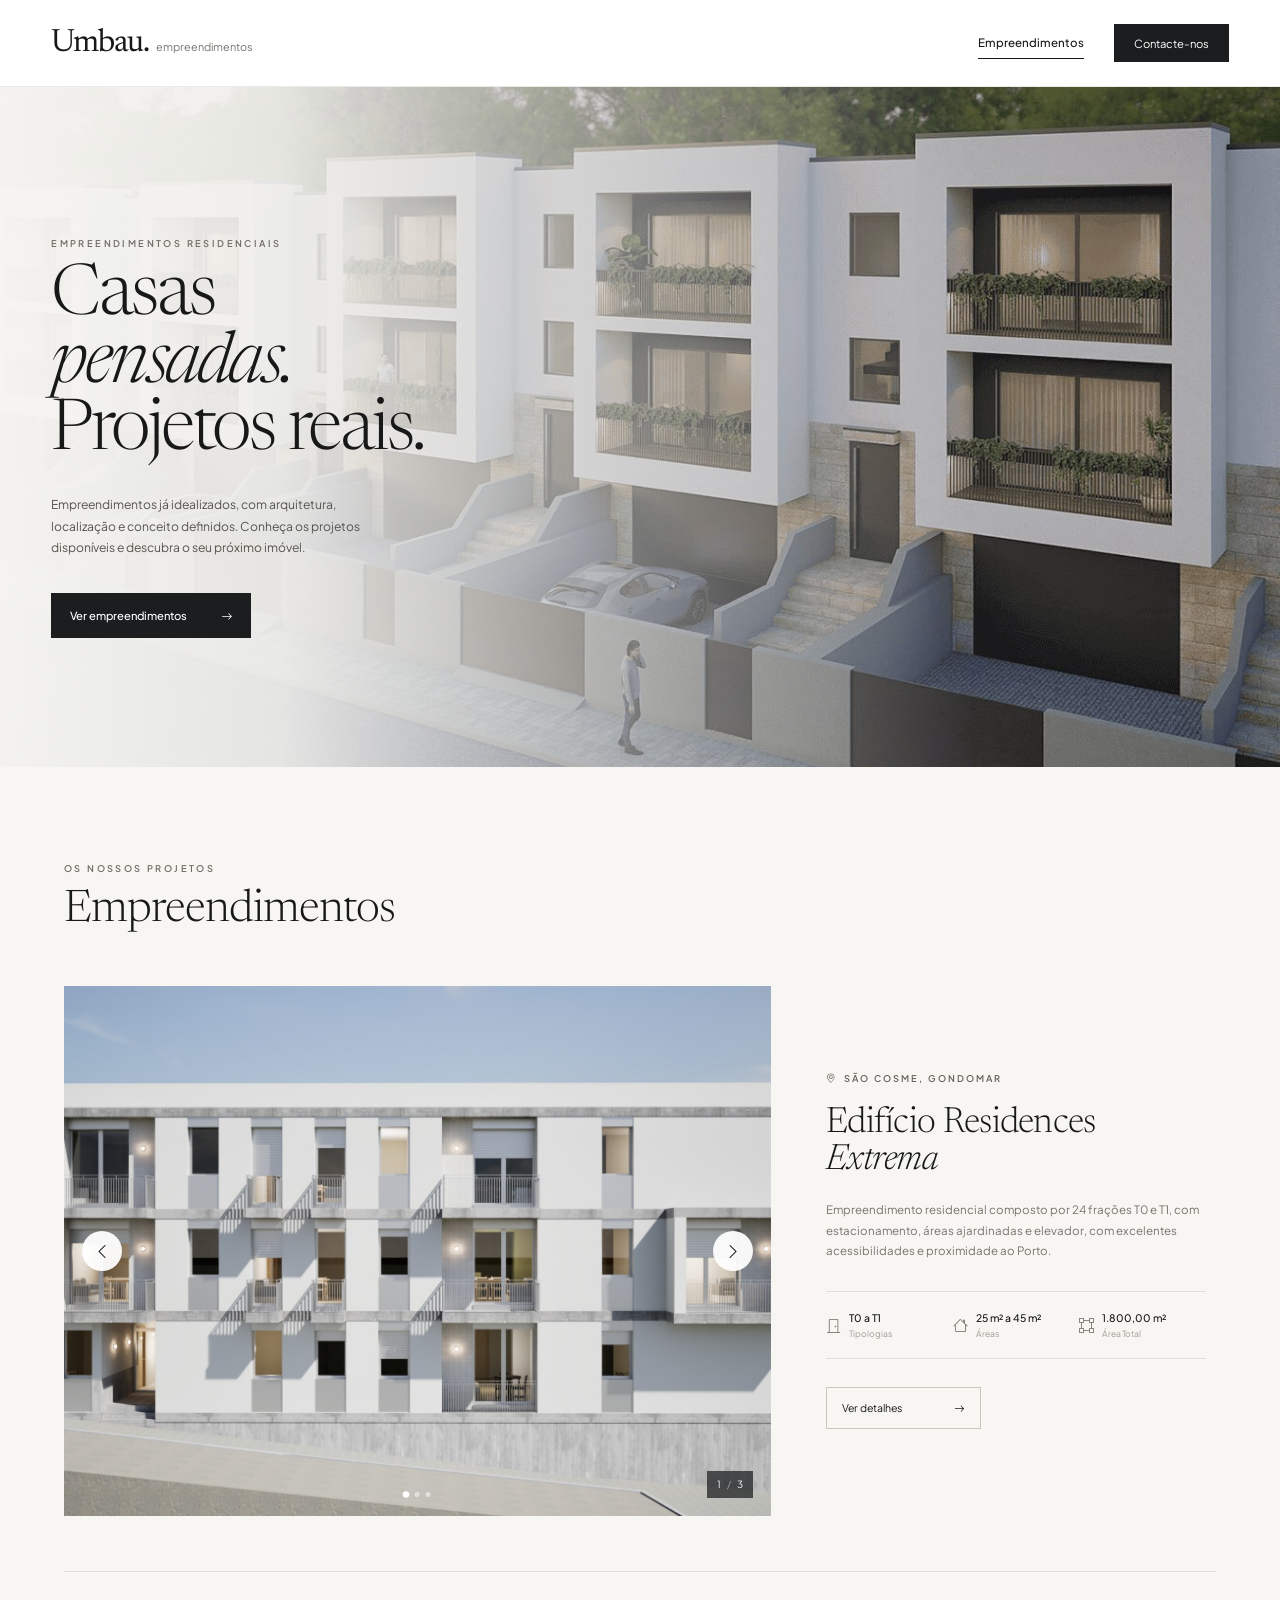
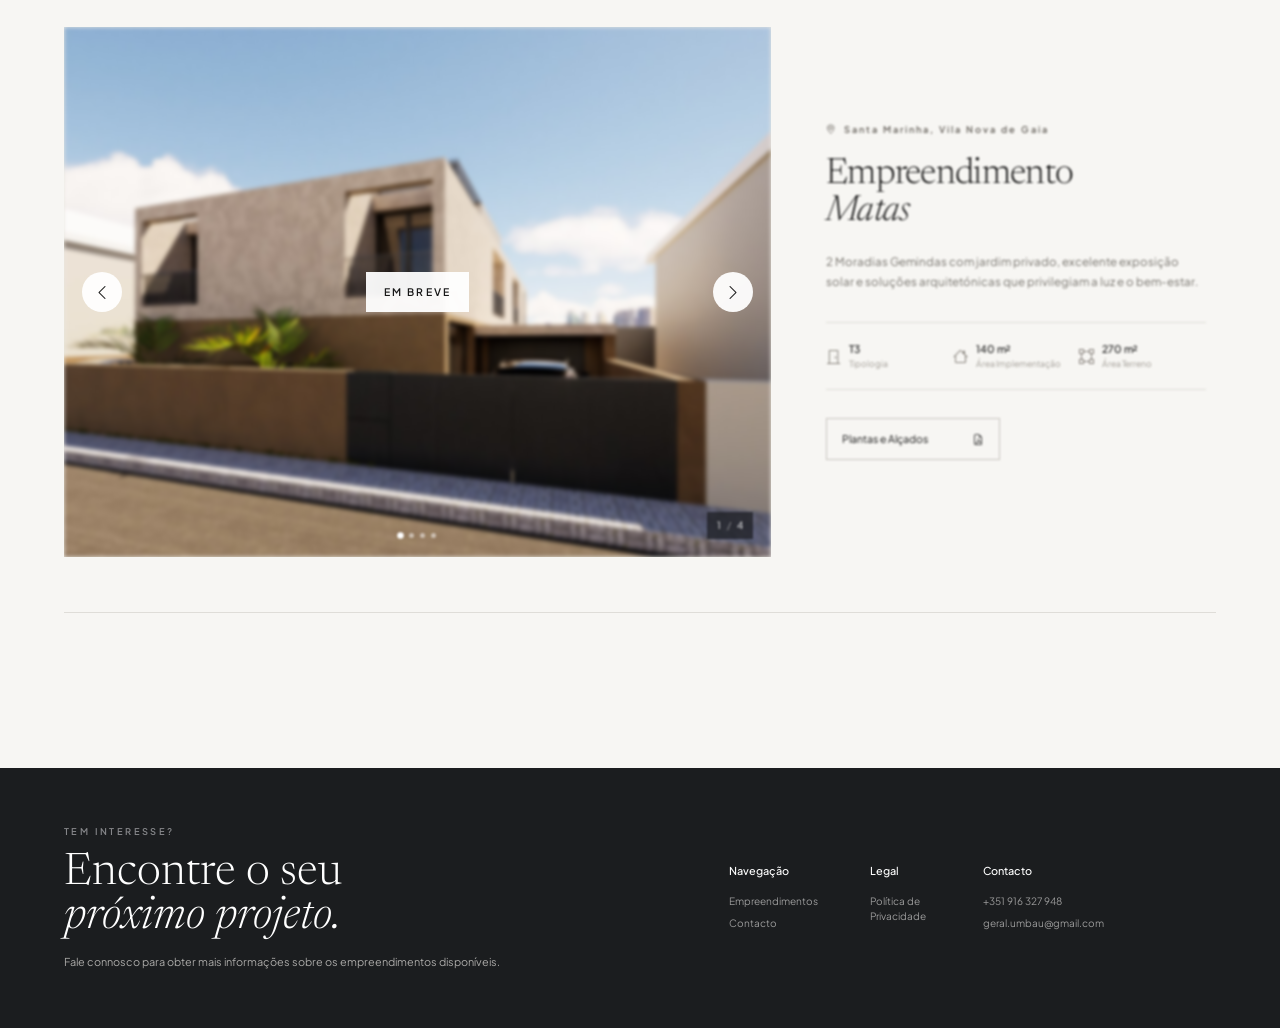
<file: index.html>
﻿
<!DOCTYPE html>
<html lang="pt-PT">

<head>

    <meta charset="UTF-8">

    <meta name="viewport"
          content="width=device-width, initial-scale=1.0">

    <title>Umbau | Empreendimentos</title>

    <meta name="description"
          content="Empreendimentos residenciais da Umbau. Projetos idealizados ao detalhe e pensados para ganhar vida.">

    <link rel="preconnect"
          href="https://fonts.googleapis.com">

    <link rel="preconnect"
          href="https://fonts.gstatic.com"
          crossorigin>

    <link href="https://fonts.googleapis.com/css2?family=Newsreader:opsz,wght@6..72,300;6..72,400;6..72,500&family=Plus+Jakarta+Sans:wght@300;400;500;600&display=swap"
          rel="stylesheet">

    <link rel="stylesheet"
          href="https://cdn.jsdelivr.net/npm/bootstrap-icons@1.11.3/font/bootstrap-icons.min.css">

    <link rel="stylesheet"
          href="style.css">

</head>


<body>

    <!-- =====================================================
         HEADER
    ====================================================== -->

    <header class="site-header">

        <div class="header-container">

            <a href="index.html"
               class="logo"
               aria-label="Umbau - página inicial">

                <span class="logo-main">
                    Umbau.
                </span>

                <span class="logo-sub">
                    empreendimentos
                </span>

            </a>


            <nav class="main-nav">

                <a href="#empreendimentos"
                   class="nav-link active">

                    Empreendimentos

                </a>


                <a href="contacto.html"
                   class="btn-header">

                    Contacte-nos

                </a>

            </nav>

        </div>

    </header>


    <!-- =====================================================
         CONTEÚDO PRINCIPAL
    ====================================================== -->

    <main>

        <!-- =================================================
             HERO
        ================================================== -->

        <section class="hero-section">

            <div class="hero-content">

                <div class="hero-image">

                    <img src="assets/HeroImage.jpg"
                         alt="Projeto residencial Umbau"
                         fetchpriority="high">

                </div>


                <div class="hero-overlay"></div>


                <div class="hero-text">

                    <span class="section-kicker hero-kicker">
                        EMPREENDIMENTOS RESIDENCIAIS
                    </span>


                    <h1 class="hero-title">
                        Casas<br>
                        <em>pensadas.</em><br>
                        Projetos reais.
                    </h1>


                    <p class="hero-description">
                        Empreendimentos já idealizados, com arquitetura, localização e conceito definidos.
                        Conheça os projetos disponíveis e descubra o seu próximo imóvel.
                    </p>


                    <a href="#empreendimentos"
                       class="btn-primary">

                        <span>
                            Ver empreendimentos
                        </span>

                        <i class="bi bi-arrow-right"></i>

                    </a>

                </div>

            </div>

        </section>


        <!-- =================================================
             EMPREENDIMENTOS
        ================================================== -->

        <section id="empreendimentos"
                 class="projects-section">

            <div class="section-container">

                <div class="section-heading">

                    <span class="section-kicker">
                        OS NOSSOS PROJETOS
                    </span>

                    <h2>
                        Empreendimentos
                    </h2>

                </div>


                <!-- =================================================
                     EMPREENDIMENTO 1
                ================================================== -->

                <article class="project-card">

                    <div class="project-gallery"
                         data-project-gallery>

                        <div class="project-gallery-track">

                            <div class="project-slide active">

                                <img src="assets/Extrema/FachadaPrincipal.jpg"
                                     alt="Edifício Residences Extrema - Fachada Principal"
                                     loading="lazy"
                                     decoding="async">

                            </div>


                            <div class="project-slide">

                                <img src="assets/Extrema/VistaNordeste.jpg"
                                     alt="Edifício Residences Extrema - Vista Nordeste"
                                     loading="lazy"
                                     decoding="async">

                            </div>


                            <div class="project-slide">

                                <img src="assets/Extrema/FachadaTraseirasNoite.jpg"
                                     alt="Edifício Residences Extrema - Fachada Traseira à Noite"
                                     loading="lazy"
                                     decoding="async">

                            </div>

                        </div>


                        <button class="project-gallery-arrow project-gallery-prev"
                                type="button"
                                aria-label="Imagem anterior">

                            <i class="bi bi-chevron-left"></i>

                        </button>


                        <button class="project-gallery-arrow project-gallery-next"
                                type="button"
                                aria-label="Imagem seguinte">

                            <i class="bi bi-chevron-right"></i>

                        </button>


                        <div class="project-gallery-counter"
                             aria-label="Contador de imagens">

                            <span class="project-current">
                                1
                            </span>

                            <span class="counter-separator">
                                /
                            </span>

                            <span class="project-total">
                                3
                            </span>

                        </div>


                        <div class="project-gallery-dots"
                             aria-label="Selecionar imagem">

                            <button class="gallery-dot active"
                                    type="button"
                                    aria-label="Imagem 1">
                            </button>

                            <button class="gallery-dot"
                                    type="button"
                                    aria-label="Imagem 2">
                            </button>

                            <button class="gallery-dot"
                                    type="button"
                                    aria-label="Imagem 3">
                            </button>

                        </div>

                    </div>


                    <div class="project-info">

                        <div class="location">

                            <i class="bi bi-geo-alt"></i>

                            <span>
                                SÃO COSME, GONDOMAR
                            </span>

                        </div>


                        <h3>
                            Edifício Residences
                            <span>
                                Extrema
                            </span>
                        </h3>


                        <p>
                            Empreendimento residencial composto por 24 frações T0 e T1,
                            com estacionamento, áreas ajardinadas e elevador, com excelentes
                            acessibilidades e proximidade ao Porto.
                        </p>


                        <div class="project-specs">

                            <div class="spec">

                                <i class="bi bi-door-closed"></i>

                                <div>

                                    <strong>
                                        T0 a T1
                                    </strong>

                                    <small>
                                        Tipologias
                                    </small>

                                </div>

                            </div>


                            <div class="spec">

                                <i class="bi bi-house"></i>

                                <div>

                                    <strong>
                                        25 m² a 45 m²
                                    </strong>

                                    <small>
                                        Áreas
                                    </small>

                                </div>

                            </div>


                            <div class="spec">

                                <i class="bi bi-bounding-box"></i>

                                <div>

                                    <strong>
                                        1.800,00 m²
                                    </strong>

                                    <small>
                                        Área Total
                                    </small>

                                </div>

                            </div>

                        </div>


                        <a href="detalhe.html"
                           class="project-link">

                            <span>
                                Ver detalhes
                            </span>

                            <i class="bi bi-arrow-right"></i>

                        </a>

                    </div>

                </article>


                <!-- =================================================
                     EMPREENDIMENTO 2
                ================================================== -->

                <article class="project-card project-card-coming-soon">

                    <div class="project-gallery-embreve"
                         data-project-gallery>

                        <div class="project-gallery-track">

                            <div class="project-slide active">
                                <img src="assets/Matas/frente.jpg"
                                     alt="Empreendimento residencial - Frente"
                                     loading="lazy"
                                     decoding="async">

                            </div>


                            <div class="project-slide">
                                <img src="assets/Matas/lateral.jpg"
                                     alt="Empreendimento residencial - Lateral"
                                     loading="lazy"
                                     decoding="async">

                            </div>


                            <div class="project-slide">
                                <img src="assets/Matas/traseiras.png"
                                     alt="Empreendimento residencial - Traseiras"
                                     loading="lazy"
                                     decoding="async">

                            </div>

                            <div class="project-slide">
                                <img src="assets/Matas/lateralcarro.jpg"
                                     alt="Empreendimento residencial - Lateral"
                                     loading="lazy"
                                     decoding="async">

                            </div>

                        </div>

                        <button class="project-gallery-arrow project-gallery-prev"
                                type="button"
                                aria-label="Imagem anterior">

                            <i class="bi bi-chevron-left"></i>

                        </button>

                        <button class="project-gallery-arrow project-gallery-next"
                                type="button"
                                aria-label="Imagem seguinte">

                            <i class="bi bi-chevron-right"></i>

                        </button>

                        <div class="project-gallery-counter">

                            <span class="project-current">
                                1
                            </span>

                            <span class="counter-separator">
                                /
                            </span>

                            <span class="project-total">
                                4
                            </span>

                        </div>


                        <div class="project-gallery-dots">

                            <button class="gallery-dot active"
                                    type="button"
                                    aria-label="Imagem 1">
                            </button>

                            <button class="gallery-dot"
                                    type="button"
                                    aria-label="Imagem 2">
                            </button>

                            <button class="gallery-dot"
                                    type="button"
                                    aria-label="Imagem 3">
                            </button>

                            <button class="gallery-dot"
                                    type="button"
                                    aria-label="Imagem 4">
                            </button>

                        </div>


                        <div class="coming-soon-overlay">

                            <span>
                                EM BREVE
                            </span>

                        </div>

                    </div>


                    <div class="project-info">

                        <div class="location">

                            <i class="bi bi-geo-alt"></i>

                            <span>
                                Santa Marinha, Vila Nova de Gaia
                            </span>

                        </div>


                        <h3>
                            Empreendimento
                            <span>
                                Matas
                            </span>
                        </h3>


                        <p>
                            2 Moradias Gemindas com jardim privado, excelente exposição solar
                            e soluções arquitetónicas que privilegiam a luz e o bem-estar.
                        </p>


                        <div class="project-specs">

                            <div class="spec">

                                <i class="bi bi-door-closed"></i>

                                <div>

                                    <strong>
                                        T3
                                    </strong>

                                    <small>
                                        Tipologia
                                    </small>

                                </div>

                            </div>


                            <div class="spec">

                                <i class="bi bi-house"></i>

                                <div>

                                    <strong>
                                        140 m²
                                    </strong>

                                    <small>                                     
                                        Área Implementação
                                    </small>

                                </div>

                            </div>


                            <div class="spec">

                                <i class="bi bi-bounding-box"></i>

                                <div>

                                    <strong>
                                        270 m²
                                    </strong>

                                    <small>
                                        Área Terreno
                                    </small>

                                </div>

                            </div>

                        </div>

                        <a href="assets/Matas/PDF_ARQ.pdf"
                           class="project-link"
                           target="_blank"
                           rel="noopener">

                            <span>
                                Plantas e Alçados
                            </span>

                            <i class="bi bi-file-earmark-pdf"></i>

                        </a>

                    </div>

                </article>

            </div>

        </section>


        <!-- =================================================
             CTA / FOOTER
        ================================================== -->

        <section class="cta-section">

            <div class="section-container cta-container">

                <div class="cta-content">

                    <span class="section-kicker cta-kicker">
                        TEM INTERESSE?
                    </span>

                    <h2>
                        Encontre o seu<br>
                        <em>próximo projeto.</em>
                    </h2>

                    <p>
                        Fale connosco para obter mais informações sobre os empreendimentos disponíveis.
                    </p>

                </div>


                <div class="footer-container">

                    <div class="footer-column">

                        <strong>
                            Navegação
                        </strong>

                        <a href="#empreendimentos">
                            Empreendimentos
                        </a>

                        <a href="contacto.html">
                            Contacto
                        </a>

                    </div>


                    <div class="footer-column">

                        <strong>
                            Legal
                        </strong>

                        <a href="assets/politica_privacidade_rgpd.pdf"
                           target="_blank">

                            Política de Privacidade

                        </a>

                    </div>


                    <div class="footer-column">

                        <strong>
                            Contacto
                        </strong>

                        <p>
                            +351 916 327 948
                        </p>

                        <p>
                            geral.umbau@gmail.com
                        </p>

                    </div>

                </div>

            </div>

        </section>

    </main>


    <script src="script.js"></script>

</body>

</html>
</file>
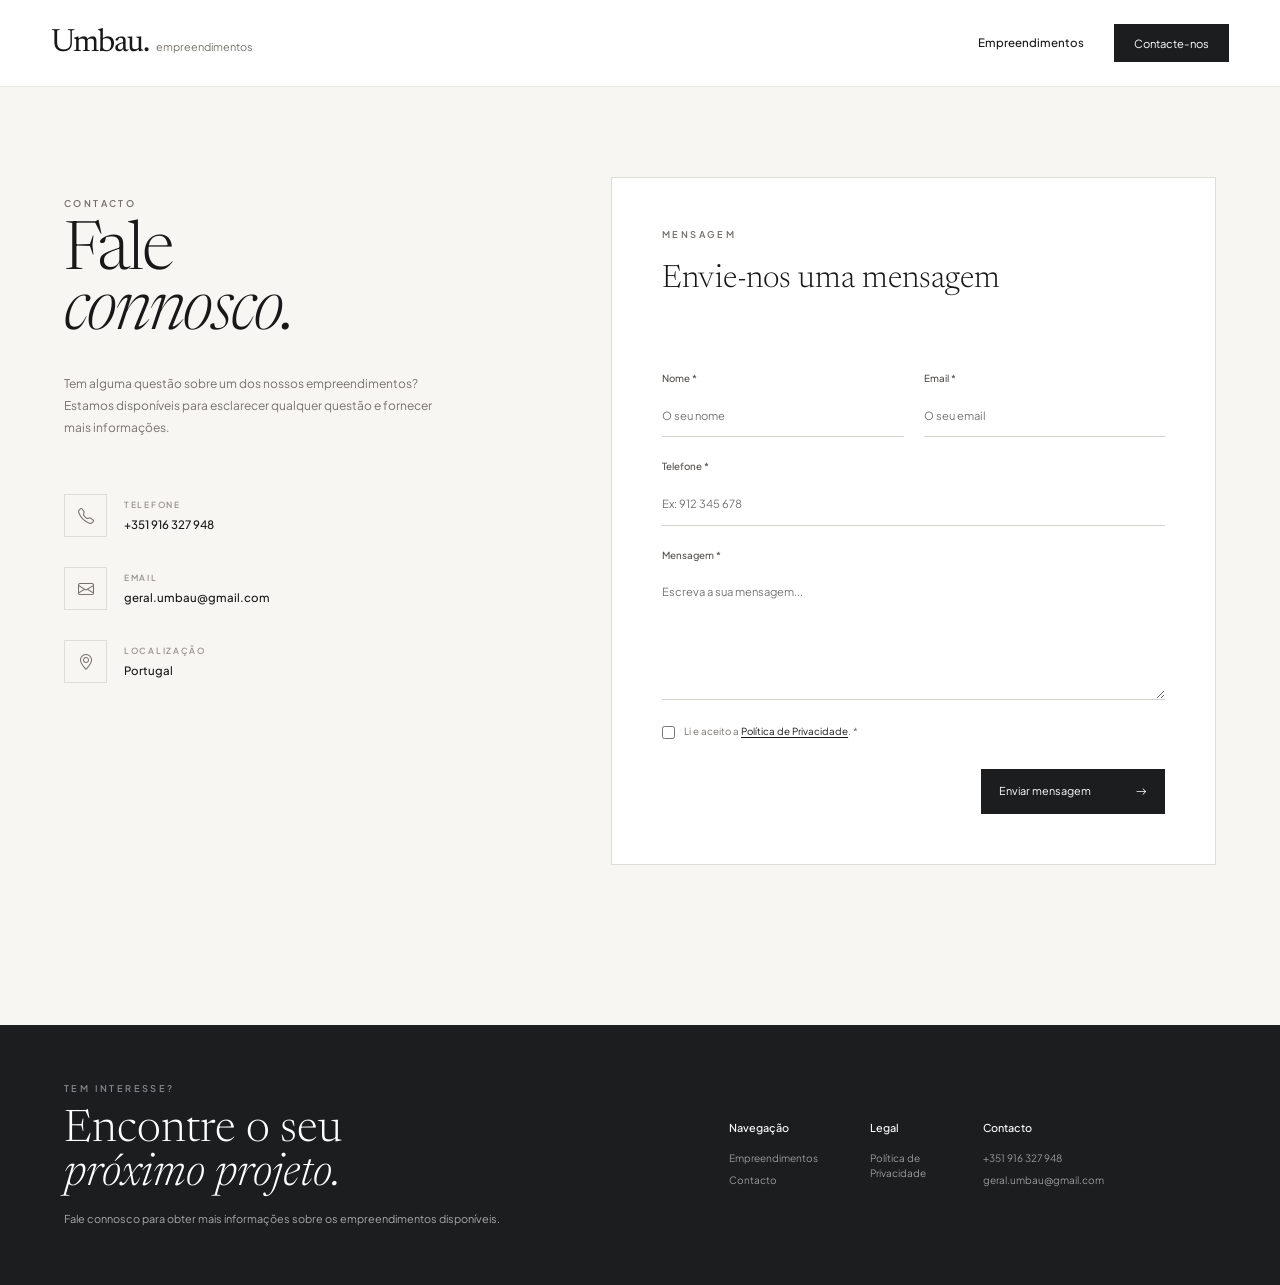
<file: contacto.html>
<!DOCTYPE html>
<html lang="pt-PT">

<head>

    <meta charset="UTF-8">

    <meta name="viewport"
          content="width=device-width, initial-scale=1.0">

    <title>Umbau | Contacte-nos</title>

    <meta name="description"
          content="Entre em contacto com a Umbau.">

    <link rel="preconnect"
          href="https://fonts.googleapis.com">

    <link rel="preconnect"
          href="https://fonts.gstatic.com"
          crossorigin>

    <link href="https://fonts.googleapis.com/css2?family=Newsreader:opsz,wght@6..72,300;6..72,400;6..72,500;6..72,600&family=Plus+Jakarta+Sans:wght@300;400;500;600&display=swap"
          rel="stylesheet">

    <link rel="stylesheet"
          href="https://cdn.jsdelivr.net/npm/bootstrap-icons@1.11.3/font/bootstrap-icons.min.css">

    <link rel="stylesheet"
          href="style.css">

</head>


<body>

    <header class="site-header">

        <div class="header-container">

            <a href="index.html"
               class="logo"
               aria-label="Umbau - página inicial">

                <span class="logo-main">
                    Umbau.
                </span>

                <span class="logo-sub">
                    empreendimentos
                </span>

            </a>


            <nav class="main-nav">

                <a href="index.html#empreendimentos"
                   class="nav-link">

                    Empreendimentos

                </a>

                <a href="contacto.html"
                   class="btn-header">

                    Contacte-nos

                </a>

            </nav>

        </div>

    </header>


    <main>

        <section class="contact-page">

            <div class="section-container contact-grid">

                <div class="contact-info">

                    <span class="section-kicker">
                        CONTACTO
                    </span>

                    <h1>
                        Fale<br>
                        <em>connosco.</em>
                    </h1>

                    <p class="contact-intro">
                        Tem alguma questão sobre um dos nossos empreendimentos?
                        Estamos disponíveis para esclarecer qualquer questão e fornecer mais informações.
                    </p>


                    <div class="contact-details">

                        <div class="contact-detail">

                            <div class="contact-icon">
                                <i class="bi bi-telephone"></i>
                            </div>

                            <div>

                                <span class="contact-label">
                                    TELEFONE
                                </span>

                                <h3>
                                    +351 916 327 948
                                </h3>

                            </div>

                        </div>


                        <div class="contact-detail">

                            <div class="contact-icon">
                                <i class="bi bi-envelope"></i>
                            </div>

                            <div>

                                <span class="contact-label">
                                    EMAIL
                                </span>

                                <h3>
                                    geral.umbau@gmail.com
                                </h3>

                            </div>

                        </div>


                        <div class="contact-detail">

                            <div class="contact-icon">
                                <i class="bi bi-geo-alt"></i>
                            </div>

                            <div>

                                <span class="contact-label">
                                    LOCALIZAÇÃO
                                </span>

                                <h3>
                                    Portugal
                                </h3>

                            </div>

                        </div>

                    </div>

                </div>


                <!-- =================================================
                     FORMULÁRIO
                ================================================== -->

                <div class="contact-form-container">

                    <div class="form-heading">

                        <span class="section-kicker">
                            MENSAGEM
                        </span>

                        <h2>
                            Envie-nos uma mensagem
                        </h2>

                    </div>


                    <form id="contact-form"
                          novalidate>

                        <div class="form-row">

                            <div class="form-group">

                                <label for="name">
                                    Nome *
                                </label>

                                <input type="text"
                                       id="name"
                                       name="name"
                                       placeholder="O seu nome"
                                       required>

                            </div>


                            <div class="form-group">

                                <label for="email">
                                    Email *
                                </label>

                                <input type="email"
                                       id="email"
                                       name="email"
                                       placeholder="O seu email"
                                       required>

                            </div>

                        </div>


                        <div class="form-group">

                            <label for="phone">
                                Telefone *
                            </label>

                            <input type="tel"
                                   id="phone"
                                   name="phone"
                                   placeholder="Ex: 912 345 678"
                                   required>

                        </div>


                        <div class="form-group">

                            <label for="message">
                                Mensagem *
                            </label>

                            <textarea id="message"
                                      name="message"
                                      placeholder="Escreva a sua mensagem..."
                                      required></textarea>

                        </div>


                        <div class="form-group form-consent">

                            <label for="privacy-consent">

                                <input type="checkbox"
                                       id="privacy-consent"
                                       name="privacyConsent"
                                       value="accepted"
                                       required>

                                <span>
                                    Li e aceito a <a href="assets/politica_privacidade_rgpd.pdf"
                                                     target="_blank"
                                                     rel="noopener noreferrer">Política de Privacidade</a>. *
                                </span>

                            </label>

                        </div>


                        <div class="form-actions">

                            <button type="submit"
                                    class="form-button">

                                <span>
                                    Enviar mensagem
                                </span>

                                <i class="bi bi-arrow-right"></i>

                            </button>

                        </div>

                    </form>

                </div>

            </div>

        </section>

    </main>


    <section class="cta-section">

        <div class="section-container cta-container">

            <div class="cta-content">

                <span class="section-kicker cta-kicker">
                    TEM INTERESSE?
                </span>

                <h2>
                    Encontre o seu<br>
                    <em>próximo projeto.</em>
                </h2>

                <p>
                    Fale connosco para obter mais informações sobre os empreendimentos disponíveis.
                </p>

            </div>


            <div class="footer-container">

                <div class="footer-column">

                    <strong>
                        Navegação
                    </strong>

                    <a href="index.html#empreendimentos">
                        Empreendimentos
                    </a>

                    <a href="contacto.html">
                        Contacto
                    </a>

                </div>


                <div class="footer-column">

                    <strong>
                        Legal
                    </strong>

                    <a href="assets/politica_privacidade_rgpd.pdf"
                       target="_blank">

                        Política de Privacidade

                    </a>

                </div>


                <div class="footer-column">

                    <strong>
                        Contacto
                    </strong>

                    <p>
                        +351 916 327 948
                    </p>

                    <p>
                        geral.umbau@gmail.com
                    </p>

                </div>

            </div>

        </div>

    </section>


    <script src="script.js"></script>

</body>

</html>
</file>
<file: style.css>
/* =========================================================
   SISTEMA VISUAL
========================================================= */

:root {
    --bg: #f7f6f3;
    --bg-soft: #efede9;
    --white: #ffffff;
    --dark: #1b1d1f;
    --dark-soft: #252729;
    --text: #181818;
    --muted: #77736d;
    --light-muted: #a09c95;
    --border: #dfddd8;
    --accent: #bda98e;
    --accent-soft: #d5c3aa;
    --serif: "Newsreader", Georgia, serif;
    --sans: "Plus Jakarta Sans", Arial, sans-serif;
}



/* =========================================================
   RESET
========================================================= */

* {
    box-sizing: border-box;
    margin: 0;
    padding: 0;
}

html {
    scroll-behavior: smooth;
}

body {
    margin: 0;
    background: var(--bg);
    color: var(--text);
    font-family: var(--sans);
    line-height: 1.5;
    -webkit-font-smoothing: antialiased;
}

    body.modal-open {
        overflow: hidden;
    }

img {
    display: block;
    width: 100%;
    height: 100%;
    object-fit: cover;
}

button,
input,
textarea {
    font: inherit;
}

button {
    cursor: pointer;
}

a {
    color: inherit;
    text-decoration: none;
}


/* =========================================================
   CONTAINERS
========================================================= */

.header-container {
    width: min(1320px, 92%);
    margin: 0 auto;
}

.section-container {
    width: min(1200px, 90%);
    margin: 0 auto;
}

.detail-container {
    width: min(1400px, 92%);
    margin: 0 auto;
}


/* =========================================================
   HEADER
========================================================= */

.site-header {
    position: relative;
    z-index: 50;
    background: var(--white);
    border-bottom: 1px solid #eceae6;
}

.header-container {
    min-height: 86px;
    display: flex;
    align-items: center;
    justify-content: space-between;
}

.logo {
    display: flex;
    align-items: baseline;
    gap: 7px;
}

.logo-main {
    font-family: var(--serif);
    font-size: 2rem;
    font-weight: 400;
    letter-spacing: -1px;
}

.logo-sub {
    color: var(--muted);
    font-size: 0.68rem;
}

.main-nav {
    display: flex;
    align-items: center;
    gap: 30px;
}

.nav-link {
    position: relative;
    padding: 7px 0;
    font-size: 0.72rem;
    font-weight: 500;
}

    .nav-link::after {
        content: "";
        position: absolute;
        left: 0;
        bottom: 0;
        width: 0;
        height: 1px;
        background: var(--text);
        transition: width 0.2s ease;
    }

    .nav-link:hover::after,
    .nav-link.active::after {
        width: 100%;
    }

.btn-header {
    padding: 11px 20px;
    background: var(--dark);
    color: var(--white);
    font-size: 0.7rem;
    transition: opacity 0.2s ease, transform 0.2s ease;
}

    .btn-header:hover {
        opacity: 0.88;
        transform: translateY(-1px);
    }


/* =========================================================
   ELEMENTOS GERAIS
========================================================= */

.section-kicker,
.kicker {
    display: block;
    margin-bottom: 13px;
    color: #716d67;
    font-size: 0.58rem;
    font-weight: 600;
    letter-spacing: 2.4px;
    text-transform: uppercase;
}

.btn-primary {
    display: inline-flex;
    align-items: center;
    justify-content: space-between;
    gap: 34px;
    padding: 14px 19px;
    border: 0;
    background: var(--dark);
    color: var(--white);
    font-size: 0.7rem;
    font-weight: 500;
    transition: opacity 0.2s ease, transform 0.2s ease;
}

    .btn-primary:hover {
        opacity: 0.88;
        transform: translateY(-1px);
    }


/* =========================================================
   HOMEPAGE — HERO
========================================================= */

.hero-section {
    background: var(--white);
}

.hero-content {
    position: relative;
    min-height: 680px;
    overflow: hidden;
}

.hero-image {
    position: absolute;
    inset: 0;
    z-index: 1;
}

    .hero-image img {
        object-position: center;
    }

.hero-overlay {
    position: absolute;
    inset: 0;
    z-index: 2;
    background: linear-gradient( 90deg, rgba(247, 246, 243, 0.98) 0%, rgba(247, 246, 243, 0.90) 22%, rgba(247, 246, 243, 0.48) 48%, rgba(247, 246, 243, 0.05) 76%, rgba(247, 246, 243, 0) 100% );
}

.hero-text {
    position: relative;
    z-index: 3;
    width: min(1320px, 92%);
    margin: 0 auto;
    padding-top: 150px;
}

.hero-title {
    margin-bottom: 27px;
    font-family: var(--serif);
    font-size: clamp(3.5rem, 5.5vw, 5.2rem);
    font-weight: 300;
    line-height: 0.96;
    letter-spacing: -2.5px;
}

.hero-description {
    max-width: 330px;
    margin-bottom: 34px;
    color: #57544f;
    font-size: 0.76rem;
    line-height: 1.8;
}


/* =========================================================
   HOMEPAGE — PROJETOS
========================================================= */

.projects-section {
    padding: 95px 0 105px;
    background: var(--bg);
}

.section-heading {
    margin-bottom: 52px;
}

    .section-heading h2 {
        font-family: var(--serif);
        font-size: 2.8rem;
        font-weight: 300;
        line-height: 1;
        letter-spacing: -1px;
    }

.project-card {
    display: grid;
    grid-template-columns: 1.45fr 0.8fr;
    gap: 55px;
    align-items: center;
    padding-bottom: 55px;
    margin-bottom: 55px;
    border-bottom: 1px solid var(--border);
}

    .project-card:last-child {
        margin-bottom: 0;
    }


/* =========================================================
   PROJETO — EM BREVE
========================================================= */

.project-card-coming-soon {
    position: relative;
}

    /* Imagens desfocadas */
    .project-card-coming-soon .project-gallery-track {
        filter: blur(2px);
    }

    /* Informação do projeto desfocada */
    .project-card-coming-soon .project-info {
        filter: blur(1px);
    }

    /* Contador e pontos também desfocados */
    .project-card-coming-soon .project-gallery-counter,
    .project-card-coming-soon .project-gallery-dots {
        filter: blur(1px);
    }


/* =========================================================
   EM BREVE — TEXTO
========================================================= */

.coming-soon-overlay {
    position: absolute;
    inset: 0;
    z-index: 20;
    display: flex;
    align-items: center;
    justify-content: center;
    pointer-events: none;
}

    /* Apenas EM BREVE fica completamente nítido */
    .coming-soon-overlay span {
        padding: 12px 18px;
        background: rgba(255, 255, 255, 0.94);
        color: var(--text);
        font-size: 0.65rem;
        font-weight: 600;
        letter-spacing: 2.2px;
    }


/* =========================================================
   HOMEPAGE — GALERIA
========================================================= */

.project-gallery,
.project-gallery-embreve {
    position: relative;
    height: 530px;
    overflow: hidden;
    background: #eae8e3;
}

.project-gallery-track {
    width: 100%;
    height: 100%;
}

.project-slide {
    position: absolute;
    inset: 0;
    opacity: 0;
    pointer-events: none;
    transition: opacity 0.55s ease;
}

    .project-slide.active {
        opacity: 1;
        pointer-events: auto;
    }

    .project-slide img {
        transition: transform 0.8s ease;
    }

.project-gallery:hover .project-slide.active img {
    transform: scale(1.02);
}


/* =========================================================
   GALERIA — SETAS
========================================================= */

.project-gallery-arrow {
    position: absolute;
    top: 50%;
    z-index: 5;
    width: 40px;
    height: 40px;
    display: flex;
    align-items: center;
    justify-content: center;
    border: 0;
    border-radius: 50%;
    background: rgba(255, 255, 255, 0.94);
    color: var(--text);
    transform: translateY(-50%);
    transition: background 0.2s ease, transform 0.2s ease;
}

    .project-gallery-arrow:hover {
        background: white;
        transform: translateY(-50%) scale(1.05);
    }

.project-gallery-prev {
    left: 18px;
}

.project-gallery-next {
    right: 18px;
}


/* =========================================================
   GALERIA — CONTADOR
========================================================= */

.project-gallery-counter {
    position: absolute;
    right: 18px;
    bottom: 18px;
    z-index: 5;
    padding: 6px 10px;
    background: rgba(27, 29, 31, 0.72);
    color: white;
    font-size: 0.62rem;
}

.counter-separator {
    margin: 0 4px;
    opacity: 0.5;
}


/* =========================================================
   GALERIA — DOTS
========================================================= */

.project-gallery-dots {
    position: absolute;
    left: 50%;
    bottom: 19px;
    z-index: 5;
    display: flex;
    gap: 6px;
    transform: translateX(-50%);
}

.gallery-dot {
    width: 5px;
    height: 5px;
    padding: 0;
    border: 0;
    border-radius: 50%;
    background: rgba(255, 255, 255, 0.5);
}

    .gallery-dot.active {
        background: white;
        transform: scale(1.3);
    }


/* =========================================================
   HOMEPAGE — INFORMAÇÃO DOS PROJETOS
========================================================= */

.project-info {
    padding-right: 10px;
}

.location {
    display: flex;
    align-items: center;
    gap: 7px;
    margin-bottom: 20px;
    color: #66615b;
    font-size: 0.58rem;
    font-weight: 600;
    letter-spacing: 2px;
}

.project-info h3 {
    margin-bottom: 21px;
    font-family: var(--serif);
    font-size: 2.25rem;
    font-weight: 300;
    line-height: 1.02;
    letter-spacing: -0.7px;
}

    .project-info h3 span {
        display: block;
        font-style: italic;
    }

.project-info > p {
    margin-bottom: 30px;
    color: var(--muted);
    font-size: 0.72rem;
    line-height: 1.75;
}

.project-specs {
    display: grid;
    grid-template-columns: repeat(3, 1fr);
    padding: 18px 0;
    margin-bottom: 28px;
    border-top: 1px solid var(--border);
    border-bottom: 1px solid var(--border);
}

.spec {
    display: flex;
    align-items: center;
    gap: 8px;
}

    .spec i {
        color: #88837c;
        font-size: 0.95rem;
    }

    .spec strong {
        display: block;
        font-size: 0.65rem;
        font-weight: 500;
    }

    .spec small {
        display: block;
        margin-top: 2px;
        color: var(--light-muted);
        font-size: 0.54rem;
    }

.project-link {
    display: inline-flex;
    align-items: center;
    justify-content: space-between;
    gap: 45px;
    min-width: 155px;
    padding: 12px 15px;
    border: 1px solid #c9c5bf;
    font-size: 0.66rem;
    transition: background 0.2s ease, border-color 0.2s ease, transform 0.2s ease;
}

    .project-link:hover {
        background: #efede9;
        border-color: #aaa59e;
        transform: translateX(2px);
    }


/* =========================================================
   HOMEPAGE — VALORES
========================================================= */

.features-section {
    padding: 90px 0;
    background: var(--bg-soft);
    border-top: 1px solid var(--border);
}

.features-intro {
    margin-bottom: 60px;
}

    .features-intro h2 {
        font-family: var(--serif);
        font-size: 2.7rem;
        font-weight: 300;
        line-height: 1;
        letter-spacing: -1px;
    }

.features-grid {
    display: grid;
    grid-template-columns: repeat(3, 1fr);
}

.feature {
    padding: 0 50px;
    text-align: center;
    border-right: 1px solid #d8d4ce;
}

    .feature:first-child {
        padding-left: 0;
    }

    .feature:last-child {
        padding-right: 0;
        border-right: none;
    }

.feature-number {
    margin-bottom: 20px;
    color: var(--light-muted);
    font-size: 0.58rem;
    letter-spacing: 2px;
}

.feature > i {
    display: block;
    margin-bottom: 16px;
    color: #77726b;
    font-size: 1.35rem;
}

.feature h3 {
    margin-bottom: 9px;
    font-family: var(--serif);
    font-size: 1.25rem;
    font-weight: 400;
}

.feature p {
    max-width: 230px;
    margin: 0 auto;
    color: var(--muted);
    font-size: 0.66rem;
    line-height: 1.65;
}


/* =========================================================
   CTA GERAL
========================================================= */

.cta-section {
    padding: 40px 0;
    background: var(--dark);
    color: var(--white);
    margin: 50px 0 0 0;
}

.cta-container {
    display: grid;
    grid-template-columns: 1.2fr 1fr;
    align-items: center;
    gap: 80px;
}

.cta-kicker {
    color: #858689;
}

.cta-container h2 {
    margin-bottom: 14px;
    font-family: var(--serif);
    font-size: 2.8rem;
    font-weight: 300;
    line-height: 0.98;
}

    .cta-container h2 em {
        font-style: italic;
    }

.cta-container p {
    color: #aaa9a7;
    font-size: 0.68rem;
}

.cta-button {
    display: inline-flex;
    align-items: center;
    justify-content: space-between;
    gap: 60px;
    min-width: 185px;
    padding: 14px 18px;
    border: 1px solid #5d5e60;
    font-size: 0.68rem;
    transition: border-color 0.2s ease, transform 0.2s ease;
}

    .cta-button:hover {
        border-color: #999;
        transform: translateX(2px);
    }


/* =========================================================
   FOOTER
========================================================= */

.site-footer {
    background: var(--dark);
    color: var(--white);
}

.footer-container {
    display: grid;
    grid-template-columns: 1.4fr 1fr 1fr 1fr;
    gap: 40px;
    padding: 55px 0 50px;
}

.footer-brand span {
    font-family: var(--serif);
    font-size: 1.7rem;
}

.footer-brand p {
    margin-top: 5px;
    color: #888;
    font-size: 0.65rem;
}

.footer-column strong {
    display: block;
    margin-bottom: 15px;
    font-size: 0.68rem;
    font-weight: 500;
}

.footer-column a,
.footer-column p {
    display: block;
    margin-bottom: 7px;
    color: #999;
    font-size: 0.63rem;
}

    .footer-column a:hover {
        color: white;
    }

.footer-bottom {
    padding: 18px 0;
    border-top: 1px solid rgba(255, 255, 255, 0.08);
    color: #666;
    font-size: 0.58rem;
}


/* =========================================================
   CONTACTO
========================================================= */

.contact-page {
    min-height: 680px;
    padding: 90px 0 110px;
}

.contact-grid {
    display: grid;
    grid-template-columns: 0.85fr 1.15fr;
    gap: 100px;
    align-items: start;
}

.contact-info {
    padding-top: 20px;
}

    .contact-info h1 {
        margin-bottom: 28px;
        font-family: var(--serif);
        font-size: 4.2rem;
        font-weight: 300;
        line-height: 0.9;
        letter-spacing: -2px;
    }

        .contact-info h1 em {
            font-style: italic;
        }

.contact-intro {
    max-width: 390px;
    margin-bottom: 55px;
    color: var(--muted);
    font-size: 0.75rem;
    line-height: 1.85;
}

.contact-details {
    display: flex;
    flex-direction: column;
    gap: 30px;
}

.contact-detail {
    display: flex;
    align-items: center;
    gap: 17px;
}

.contact-icon {
    width: 43px;
    height: 43px;
    display: flex;
    align-items: center;
    justify-content: center;
    border: 1px solid var(--border);
    color: #77726b;
}

.contact-label {
    display: block;
    margin-bottom: 4px;
    color: #99948d;
    font-size: 0.53rem;
    font-weight: 600;
    letter-spacing: 1.7px;
}

.contact-detail h3 {
    font-size: 0.72rem;
    font-weight: 500;
}


/* =========================================================
   CONTACTO — FORM
========================================================= */

.contact-form-container {
    padding: 50px;
    background: white;
    border: 1px solid var(--border);
}

.form-heading {
    padding-bottom: 28px;
    margin-bottom: 30px;
}

    .form-heading h2 {
        margin-bottom: 10px;
        font-family: var(--serif);
        font-size: 2rem;
        font-weight: 300;
    }

    .form-heading p {
        color: var(--muted);
        font-size: 0.67rem;
    }

.form-row {
    display: grid;
    grid-template-columns: 1fr 1fr;
    gap: 20px;
}

.form-group {
    margin-bottom: 22px;
}

    .form-group label {
        display: block;
        margin-bottom: 8px;
        color: #55514c;
        font-size: 0.61rem;
        font-weight: 500;
    }

    .form-group input,
    .form-group textarea {
        width: 100%;
        padding: 13px 0;
        border: 0;
        border-bottom: 1px solid #d5d2cc;
        outline: none;
        background: transparent;
        color: var(--text);
        font-size: 0.7rem;
        resize: vertical;
    }

        .form-group input:focus,
        .form-group textarea:focus {
            border-color: var(--text);
        }

    .form-group textarea {
        min-height: 130px;
    }

.form-button {
    display: inline-flex;
    align-items: center;
    justify-content: space-between;
    gap: 45px;
    min-width: 180px;
    padding: 14px 18px;
    border: 0;
    background: var(--dark);
    color: white;
    font-size: 0.68rem;
}


/* =========================================================
   DETALHE — INTRO
========================================================= */

.detail-page {
    padding: 30px 0 5px;
}

.detail-back {
    display: inline-flex;
    align-items: center;
    gap: 8px;
    margin-bottom: 25px;
    color: #585550;
    font-size: 0.7rem;
}

    .detail-back:hover {
        color: var(--text);
    }

.detail-heading {
    display: flex;
    align-items: flex-end;
    justify-content: space-between;
    gap: 40px;
    margin-bottom: 27px;
}

    .detail-heading h1 {
        font-family: var(--serif);
        font-size: clamp(2.7rem, 4vw, 4rem);
        font-weight: 300;
        line-height: 0.95;
        letter-spacing: -1.7px;
    }

.detail-price {
    color: var(--muted);
    font-family: var(--serif);
    font-size: 1.75rem;
    font-weight: 300;
    white-space: nowrap;
}


/* =========================================================
   DETALHE — GALERIA
========================================================= */

.detail-gallery {
    display: grid;
    grid-template-columns: 1.7fr 1fr;
    gap: 8px;
    height: 520px;
}

    .detail-gallery button {
        padding: 0;
        border: 0;
        background: none;
    }

.detail-gallery-main,
.detail-gallery-small {
    position: relative;
    overflow: hidden;
    border-radius: 3px;
    background: #e4e2dc;
}

    .detail-gallery-main img,
    .detail-gallery-small img {
        width: 100%;
        height: 100%;
        object-fit: cover;
        transition: transform 0.45s ease;
    }

    .detail-gallery-main:hover img,
    .detail-gallery-small:hover img {
        transform: scale(1.018);
    }

.detail-gallery-side {
    display: grid;
    grid-template-rows: 1fr 1fr;
    gap: 8px;
    min-height: 0;
}

.detail-gallery-hint {
    position: absolute;
    left: 18px;
    bottom: 18px;
    z-index: 5;
    display: inline-flex;
    align-items: center;
    gap: 7px;
    padding: 8px 12px;
    background: rgba(0, 0, 0, 0.55);
    color: #fff;
    font-size: 0.72rem;
    font-weight: 500;
    letter-spacing: 0.02em;
    border-radius: 2px;
    pointer-events: none;
}

    .detail-gallery-hint i {
        font-size: 0.8rem;
    }


/* =========================================================
   DETALHE — RESUMO
========================================================= */

.detail-overview {
    display: grid;
    grid-template-columns: repeat(4, 1fr) 1.15fr;
    margin: 20px 0 28px;
    background: #efede9;
}

.overview-item {
    min-height: 92px;
    display: flex;
    align-items: center;
    gap: 15px;
    padding: 18px 26px;
    border-right: 1px solid #dad6cf;
}

    .overview-item > i {
        flex-shrink: 0;
        color: var(--accent);
        font-size: 1.45rem;
    }

.overview-label {
    display: block;
    margin-bottom: 2px;
    color: var(--muted);
    font-size: 0.58rem;
}

.overview-value {
    display: block;
    font-size: 0.72rem;
    font-weight: 500;
}

.overview-contact {
    display: flex;
    align-items: center;
    justify-content: space-between;
    gap: 25px;
    margin: 16px;
    padding: 0 22px;
    background: var(--accent-soft);
    font-size: 0.7rem;
    transition: background 0.2s ease, transform 0.2s ease;
}

    .overview-contact:hover {
        background: var(--accent);
        transform: translateX(2px);
    }


/* =========================================================
   DETALHE — CONTEÚDO
========================================================= */

.detail-content {
    display: grid;
    grid-template-columns: 1.6fr 0.95fr;
    gap: 55px;
    align-items: start;
}

.detail-section-title {
    margin-bottom: 20px;
    font-family: var(--serif);
    font-size: 1.9rem;
    font-weight: 300;
    line-height: 1;
}

.detail-description {
    padding-right: 25px;
}

    .detail-description p {
        max-width: 760px;
        margin-bottom: 14px;
        color: #625f59;
        font-size: 0.73rem;
        line-height: 1.8;
    }

.description-more {
    margin-top: 24px;
}

    .description-more summary {
        display: inline-flex;
        align-items: center;
        gap: 8px;
        list-style: none;
        font-size: 0.7rem;
        font-weight: 500;
        cursor: pointer;
    }

        .description-more summary::-webkit-details-marker {
            display: none;
        }

        .description-more summary::after {
            content: "⌄";
            font-size: 0.9rem;
        }

    .description-more[open] summary::after {
        content: "⌃";
    }

.detail-spec-list {
    max-width: 650px;
    margin-top: 24px;
    border-top: 1px solid var(--border);
}

.detail-spec-row {
    display: flex;
    align-items: center;
    justify-content: space-between;
    gap: 20px;
    padding: 12px 0;
    border-bottom: 1px solid var(--border);
    font-size: 0.66rem;
}

    .detail-spec-row span {
        color: var(--muted);
    }

    .detail-spec-row strong {
        font-weight: 500;
    }


/* =========================================================
   DETALHE — LOCALIZAÇÃO
========================================================= */

.detail-location {
    padding-left: 35px;
    border-left: 1px solid var(--border);
}


/* MAPA NORMAL */

.detail-map {
    position: relative;
    height: 285px;
    overflow: hidden;
    background: #e5e4df;
}

#project-map {
    width: 100%;
    height: 100%;
}


/* BOTÃO ABRIR MAPA */

.map-expand-button {
    position: absolute;
    top: 14px;
    right: 14px;
    z-index: 500;
    display: inline-flex;
    align-items: center;
    gap: 8px;
    padding: 9px 12px;
    border: 0;
    border-radius: 2px;
    background: rgba(255, 255, 255, 0.95);
    color: var(--text);
    font-size: 0.62rem;
    font-weight: 500;
    box-shadow: 0 2px 8px rgba(0, 0, 0, 0.12);
    transition: background 0.2s ease, transform 0.2s ease;
}

    .map-expand-button:hover {
        background: white;
        transform: translateY(-1px);
    }

/* =========================================================
   DETALHE — CONTACTO JUNTO À DOCUMENTAÇÃO
========================================================= */

.documents-grid .cta-button {
    display: flex;
    align-items: center;
    justify-content: space-between;
    min-height: 82px;
    min-width: 0;
    padding: 18px 22px;
    border: 1px solid var(--border);
    background: transparent;
    color: var(--text);
    font-size: 0.7rem;
    font-weight: 500;
    gap: 25px;
    transition: background 0.2s ease, border-color 0.2s ease;
}

    .documents-grid .cta-button:hover {
        background: #efede9;
        border-color: #c5c0b8;
        transform: none;
    }

    .documents-grid .cta-button i {
        font-size: 0.8rem;
        color: var(--muted);
    }

/* =========================================================
   MAPA EM GRANDE
========================================================= */

/* =========================================================
   MAPA EXPANDIDO
========================================================= */

.detail-map.map-expanded {
    position: fixed;
    top: 50%;
    left: 50%;
    width: 80vw;
    height: 80vh;
    transform: translate(-50%, -50%);
    z-index: 1000;
    background: #fff;
    box-shadow: 0 20px 60px rgba(0, 0, 0, 0.18);
}

    .detail-map.map-expanded #project-map {
        width: 100%;
        height: 100%;
    }

    /* Botão mantém-se no canto superior direito */
    .detail-map.map-expanded .map-expand-button {
        top: 14px;
        right: 14px;
        bottom: auto;
        z-index: 1001;
    }

/* Fundo ligeiramente escurecido atrás do mapa */
body.map-open::before {
    content: "";
    position: fixed;
    inset: 0;
    background: rgba(20, 25, 30, 0.35);
    z-index: 999;
}

/* Impede scroll enquanto o mapa está aberto */
body.map-open {
    overflow: hidden;
}

/* ENDEREÇO / GOOGLE MAPS */

.detail-address {
    display: flex;
    align-items: flex-start;
    gap: 10px;
    margin-top: 15px;
    color: var(--muted);
    font-size: 0.65rem;
    transition: color 0.2s ease;
}

    .detail-address > i:first-child {
        color: var(--accent);
    }

    .detail-address strong {
        display: block;
        color: var(--text);
        font-weight: 500;
    }

    .detail-address span {
        display: block;
        margin-top: 3px;
        color: var(--muted);
    }

    .detail-address:hover strong {
        text-decoration: underline;
    }

.location-points {
    margin-top: 10px;
}


/* =========================================================
   MAPA — PINS
========================================================= */

.project-map-marker,
.location-map-marker {
    background: none;
    border: 0;
}

.project-pin {
    width: 34px;
    height: 35px;
    position: relative;
    background: var(--dark);
    border-radius: 50% 50% 50% 0;
    transform: rotate(-45deg);
    box-shadow: 0 3px 8px rgba(0, 0, 0, 0.22);
}

.project-pin-dot {
    position: absolute;
    width: 10px;
    height: 10px;
    top: 12px;
    left: 12px;
    background: var(--accent-soft);
    border-radius: 50%;
}

.location-pin {
    width: 24px;
    height: 25px;
    position: relative;
    background: var(--accent);
    border-radius: 50% 50% 50% 0;
    transform: rotate(-45deg);
    box-shadow: 0 2px 5px rgba(0, 0, 0, 0.18);
}

.location-pin-dot {
    position: absolute;
    width: 7px;
    height: 7px;
    top: 9px;
    left: 9px;
    background: var(--white);
    border-radius: 50%;
}


/* =========================================================
   MAPA — LIMPEZA
========================================================= */

.leaflet-control-attribution {
    background: rgba(255, 255, 255, 0.72) !important;
    padding: 3px 7px !important;
    font-size: 9px !important;
    color: #777 !important;
}

    .leaflet-control-attribution a {
        color: #666 !important;
    }


/* =========================================================
   MAPA / LIGHTBOX — Z-INDEX
========================================================= */

/*
   O Leaflet usa z-index elevado nos controlos.
   O modal tem de ficar acima deles.
*/

.leaflet-pane,
.leaflet-control-container {
    z-index: 1;
}

.image-modal {
    z-index: 99999 !important;
}

/* =========================================================
   DETALHE — DOCUMENTOS
========================================================= */
.documents-section {
    margin-top: 40px;
    padding-top: 40px;
    border-top: 1px solid var(--border);
}

.documents-heading {
    display: flex;
    align-items: flex-end;
    justify-content: space-between;
    gap: 40px;
    margin-bottom: 30px;
}

    .documents-heading > div {
        max-width: 760px;
    }

    .documents-heading h2 {
        margin-bottom: 8px;
        font-family: var(--serif);
        font-size: 2rem;
        font-weight: 300;
    }

    .documents-heading p {
        max-width: 520px;
        margin-top: 12px;
        color: var(--muted);
        font-size: 0.7rem;
        line-height: 1.7;
    }

.documents-grid {
    display: grid;
    grid-template-columns: 1fr 1fr;
    gap: 14px;
}

.document-button {
    display: flex;
    align-items: center;
    justify-content: space-between;
    gap: 25px;
    min-height: 82px;
    padding: 18px 22px;
    border: 1px solid var(--border);
    background: transparent;
    transition: background 0.2s ease, border-color 0.2s ease;
}

    .document-button:hover {
        background: #efede9;
        border-color: #c5c0b8;
    }

.document-left {
    display: flex;
    align-items: center;
    gap: 14px;
}

.document-icon {
    width: 38px;
    height: 38px;
    display: flex;
    align-items: center;
    justify-content: center;
    background: #efede9;
    color: #877967;
    font-size: 1rem;
}

.document-button strong {
    display: block;
    margin-bottom: 2px;
    font-size: 0.7rem;
    font-weight: 500;
}

.document-button small {
    display: block;
    color: var(--muted);
    font-size: 0.56rem;
}


/* =========================================================
   DETALHE — CTA
========================================================= */

.detail-cta {
    margin-top: 80px;
    padding: 65px 0;
    background: var(--dark);
    color: white;
}

.detail-cta-inner {
    display: flex;
    align-items: center;
    justify-content: space-between;
    gap: 40px;
}

.detail-cta h2 {
    margin-bottom: 8px;
    font-family: var(--serif);
    font-size: 2.25rem;
    font-weight: 300;
}

.detail-cta p {
    color: #999;
    font-size: 0.67rem;
}


/* =========================================================
   LIGHTBOX
========================================================= */

.image-modal {
    position: fixed;
    inset: 0;
    display: flex;
    flex-direction: column;
    background: #182537;
    opacity: 0;
    visibility: hidden;
    pointer-events: none;
    transition: opacity 0.2s ease, visibility 0.2s ease;
}

    .image-modal.active {
        opacity: 1;
        visibility: visible;
        pointer-events: auto;
    }

.modal-topbar {
    min-height: 68px;
    display: grid;
    grid-template-columns: 1fr auto 1fr;
    align-items: center;
    padding: 0 22px;
    color: white;
}

.modal-close {
    width: 42px;
    height: 42px;
    display: flex;
    align-items: center;
    justify-content: center;
    padding: 0;
    border: 0;
    border-radius: 50%;
    background: rgba(255, 255, 255, 0.28);
    color: white;
    font-size: 1rem;
    line-height: 1;
}

    .modal-close i {
        display: block;
        line-height: 1;
    }

.modal-counter {
    font-size: 0.7rem;
    font-weight: 500;
}

.modal-stage-area {
    position: relative;
    flex: 1;
    min-height: 0;
    display: flex;
    align-items: center;
    justify-content: center;
    padding: 0 85px;
}

.modal-image-wrap {
    width: min(1050px, 78vw);
    height: min(66vh, 690px);
    display: flex;
    align-items: center;
    justify-content: center;
}

    .modal-image-wrap img {
        width: 100%;
        height: 100%;
        object-fit: contain;
    }

.modal-arrow {
    position: absolute;
    top: 50%;
    width: 44px;
    height: 44px;
    display: flex;
    align-items: center;
    justify-content: center;
    border: 0;
    border-radius: 50%;
    background: white;
    color: #182537;
    transform: translateY(-50%);
}

.modal-prev {
    left: 20px;
}

.modal-next {
    right: 20px;
}

.modal-bottom {
    padding: 15px 25px 20px;
}

.modal-description {
    max-width: 900px;
    margin: 0 auto 13px;
    color: white;
    text-align: center;
}

    .modal-description strong {
        display: block;
        margin-bottom: 3px;
        font-family: var(--serif);
        font-size: 1rem;
        font-weight: 400;
    }

    .modal-description span {
        color: #b7bec7;
        font-size: 0.6rem;
    }

.modal-thumbnails {
    display: flex;
    justify-content: center;
    flex-direction: row !important;
    flex-wrap: nowrap !important;
    overflow-x: auto !important;
    overflow-y: hidden !important;
    scroll-behavior: smooth;
    gap: 8px;
    padding: 10px 0;
    width: 100%;
    max-width: 100%;
    -webkit-overflow-scrolling: touch; /* Melhora o scroll em iOS */
}


/* Cada botão/miniatura individual */
.modal-thumbnail {
    flex: 0 0 auto !important; /* Impede que as miniaturas encolham */
    width: 70px; /* Ajuste a largura conforme preferir */
    height: 50px;
    border: 2px solid transparent;
    padding: 0;
    background: transparent;
    cursor: pointer;
}

    /* Estilo da miniatura ativa */
    .modal-thumbnail.active {
        border-color: #ffffff !important;
    }

    .modal-thumbnail img {
        width: 100%;
        height: 100%;
        object-fit: cover;
        display: block;
    }


/* =========================================================
   RESPONSIVO — TABLET
========================================================= */

@media (max-width: 1000px) {

    .project-card {
        grid-template-columns: 1fr;
        gap: 35px;
    }

    .project-gallery,
    .project-gallery-embreve {
        height: 480px;
    }

    .contact-grid {
        grid-template-columns: 1fr;
        gap: 60px;
    }

    .detail-overview {
        grid-template-columns: repeat(2, 1fr);
    }

    .overview-contact {
        grid-column: 1 / -1;
        min-height: 58px;
    }

    .detail-content {
        grid-template-columns: 1fr;
        gap: 50px;
    }

    .detail-location {
        padding-left: 0;
        padding-top: 45px;
        border-left: 0;
        border-top: 1px solid var(--border);
    }

    .footer-container {
        grid-template-columns: 1.4fr 1fr 1fr 1fr;
    }
    .modal-thumbnails {
        justify-content: flex-start;
    }
}


/* =========================================================
   RESPONSIVO — MOBILE
========================================================= */

@media (max-width: 750px) {

    /* HEADER */

    .header-container {
        min-height: 72px;
    }

    .logo-sub {
        display: none;
    }

    .main-nav {
        gap: 14px;
    }

    .nav-link {
        display: none;
    }

    .btn-header {
        padding: 9px 13px;
    }


    /* HERO */

    .hero-content {
        min-height: 590px;
    }

    .hero-text {
        padding-top: 95px;
    }

    .hero-title {
        font-size: 3.15rem;
    }

    .hero-overlay {
        background: linear-gradient( 90deg, rgba(247, 246, 243, 0.98) 0%, rgba(247, 246, 243, 0.80) 48%, rgba(247, 246, 243, 0.12) 100% );
    }


    /* PROJETOS */

    .projects-section {
        padding: 65px 0 75px;
    }

    .section-heading h2 {
        font-size: 2.2rem;
    }

    .project-gallery,
    .project-gallery-embreve {
        height: 360px;
    }

    .project-info h3 {
        font-size: 1.9rem;
    }


    /* VALORES */

    .features-grid {
        grid-template-columns: 1fr;
    }

    .feature {
        padding: 30px 0;
        border-right: 0;
        border-bottom: 1px solid #d8d4ce;
    }

        .feature:last-child {
            border-bottom: 0;
        }


    /* CTA */

    .cta-container {
        grid-template-columns: 1fr;
        gap: 55px;
    }


    /* FOOTER */

    .footer-container {
        grid-template-columns: 1fr 1fr;
        gap: 30px 25px;
    }

    .footer-brand {
        grid-column: 1 / -1;
    }


    /* CONTACTO */

    .contact-page {
        padding: 60px 0 80px;
    }

    .contact-info {
        padding-top: 0;
    }

        .contact-info h1 {
            font-size: 3.4rem;
        }

    .contact-form-container {
        padding: 30px;
    }

    .form-row {
        grid-template-columns: 1fr;
        gap: 0;
    }


    /* DETALHE */

    .detail-page {
        padding-top: 24px;
    }

    .detail-heading {
        display: block;
    }

        .detail-heading h1 {
            margin-bottom: 12px;
            font-size: 2.6rem;
        }

    .detail-price {
        font-size: 1.3rem;
    }

    .detail-gallery {
        display: block;
        height: auto;
    }

    .detail-gallery-main {
        height: 330px;
    }

    .detail-gallery-side {
        display: grid;
        grid-template-columns: 1fr 1fr;
        grid-template-rows: 140px;
        gap: 6px;
        margin-top: 6px;
    }

    .gallery-progress {
        display: none;
    }

    .gallery-meta {
        justify-content: flex-end;
    }

    .detail-overview {
        grid-template-columns: 1fr;
    }

    .overview-item {
        min-height: 75px;
        border-right: 0;
        border-bottom: 1px solid #dad6cf;
    }

    .overview-contact {
        grid-column: auto;
    }

    .documents-grid {
        grid-template-columns: 1fr;
    }

    .documents-heading {
        display: block;
    }

        .documents-heading p {
            margin-top: 10px;
        }

    .detail-cta-inner {
        flex-direction: column;
        align-items: flex-start;
    }


    /* MAPA */

    .map-expand-button {
        top: 10px;
        right: 10px;
    }


    /* LIGHTBOX */

    .modal-stage-area {
        padding: 0 58px;
    }

    .modal-image-wrap {
        width: 100%;
        height: 58vh;
    }

    .modal-thumbnail {
        flex-basis: 90px;
        height: 58px;
        justify-content: flex-start;
    }
}


/* =========================================================
   RESPONSIVO — SMALL MOBILE
========================================================= */

@media (max-width: 500px) {

    .section-container,
    .detail-container {
        width: 92%;
    }

    .project-gallery,
    .project-gallery-embreve {
        height: 300px;
    }

    .project-specs {
        grid-template-columns: 1fr;
        gap: 14px;
    }

    .contact-form-container {
        padding: 25px 20px;
    }

    .footer-container {
        grid-template-columns: 1fr;
    }

    .footer-brand {
        grid-column: auto;
    }

    .detail-gallery-main {
        height: 275px;
    }

    .detail-gallery-side {
        grid-template-rows: 105px;
    }

    .detail-gallery-hint {
        left: 12px;
        bottom: 12px;
        padding: 8px 10px;
    }

    .modal-stage-area {
        padding: 0 45px;
    }

    .modal-prev {
        left: 7px;
    }

    .modal-next {
        right: 7px;
    }

    .map-expand-button span {
        display: none;
    }
    .modal-thumbnails {
        justify-content: flex-start;
    }
}

/* =========================================================
   MODAL DE FEEDBACK DO FORMULÁRIO
========================================================= */

.feedback-modal {
    position: fixed;
    inset: 0;
    display: flex;
    align-items: center;
    justify-content: center;
    width: 100vw;
    height: 100vh;
    background-color: rgba(0, 0, 0, 0.6);
    backdrop-filter: blur(4px);
    z-index: 99999;
    opacity: 0;
    transition: opacity 0.3s ease;
}

.feedback-modal.active {
    opacity: 1;
}

.feedback-modal-content {
    position: relative;
    width: 90%;
    max-width: 440px;
    padding: 40px 32px;
    border-radius: 4px;
    background-color: #1a1a1a;
    color: #ffffff;
    box-shadow: 0 20px 40px rgba(0, 0, 0, 0.3);
    text-align: center;
    transform: translateY(20px);
    transition: transform 0.3s ease;
}

.feedback-modal.active .feedback-modal-content {
    transform: translateY(0);
}

.feedback-modal-icon {
    margin-bottom: 16px;
    font-size: 28px;
}

.feedback-modal-content h3 {
    margin: 0 0 12px;
    color: #ffffff;
    font-family: "Playfair Display", Georgia, serif;
    font-size: 26px;
    font-weight: 400;
    letter-spacing: -0.5px;
}

.feedback-modal-content p {
    margin: 0 0 28px;
    color: #cccccc;
    font-size: 14px;
    font-weight: 300;
    line-height: 1.6;
}

.feedback-modal-close {
    padding: 12px 36px;
    border: none;
    border-radius: 2px;
    background-color: #ffffff;
    color: #1a1a1a;
    font-size: 13px;
    font-weight: 600;
    letter-spacing: 1px;
    text-transform: uppercase;
    transition: background-color 0.2s ease, color 0.2s ease;
}

.feedback-modal-close:hover {
    background-color: #e0e0e0;
}

/* =========================================================
   FORMULÁRIO
========================================================= */

.form-actions {
    display: flex;
    justify-content: flex-end;
    margin-top: 30px;
}

.form-consent {
    margin-top: -4px;
}

.form-consent label {
    display: flex;
    align-items: flex-start;
    gap: 9px;
    margin: 0;
    color: var(--muted);
    font-size: 0.61rem;
    font-weight: 400;
    line-height: 1.5;
}

.form-consent input[type="checkbox"] {
    width: auto;
    margin: 2px 0 0;
    padding: 0;
    accent-color: var(--dark);
}

.form-consent a {
    color: var(--text);
    text-decoration: underline;
    text-underline-offset: 2px;
}

.form-group.has-error input,
.form-group.has-error textarea {
    border-bottom-color: #d93025 !important;
}

.form-consent.has-error label {
    color: #d93025;
}

.field-error-msg {
    display: block;
    margin-top: 6px;
    color: #d93025;
    font-size: 0.58rem;
    font-weight: 500;
    letter-spacing: 0.3px;
    animation: fadeInError 0.25s ease forwards;
}

@keyframes fadeInError {
    from {
        opacity: 0;
        transform: translateY(-3px);
    }

    to {
        opacity: 1;
        transform: translateY(0);
    }
}
</file>
